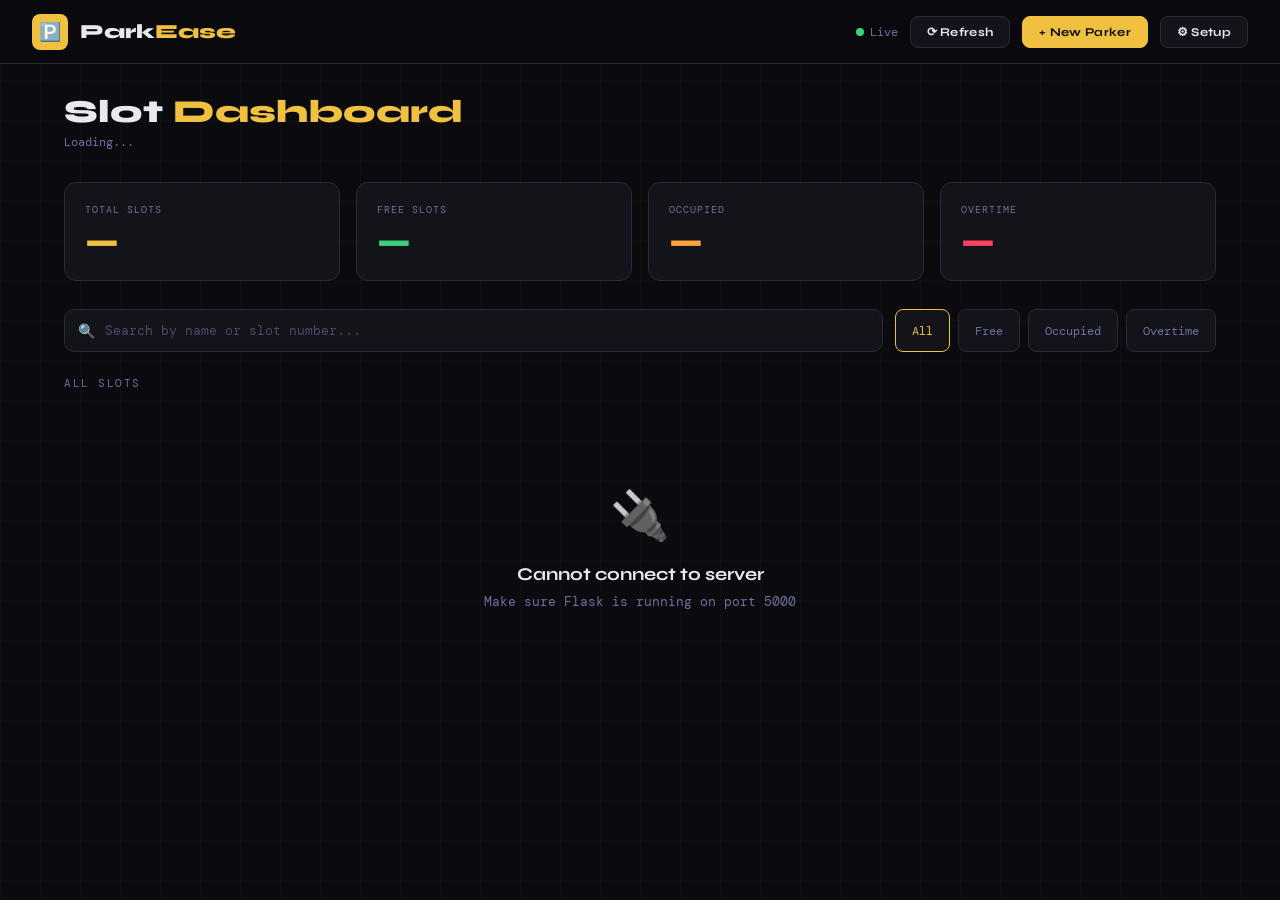
<file: vibe-coded/parking-manager/dashboard.html>
<!DOCTYPE html>
<html lang="en">
<head>
  <meta charset="UTF-8" />
  <meta name="viewport" content="width=device-width, initial-scale=1.0"/>
  <title>ParkEase — Dashboard</title>
  <link href="https://fonts.googleapis.com/css2?family=Syne:wght@400;600;700;800&family=DM+Mono:wght@300;400;500&display=swap" rel="stylesheet"/>
  <style>
    *, *::before, *::after { box-sizing: border-box; margin: 0; padding: 0; }

    :root {
      --bg:       #0a0a0f;
      --surface:  #13131a;
      --border:   #2a2a3a;
      --accent:   #f0c040;
      --accent2:  #ff6b35;
      --text:     #e8e8f0;
      --muted:    #7070a0;
      --success:  #40d080;
      --danger:   #ff4060;
      --warning:  #ff9f40;
      --radius:   12px;
    }

    body {
      background: var(--bg);
      color: var(--text);
      font-family: 'DM Mono', monospace;
      min-height: 100vh;
    }

    body::before {
      content: '';
      position: fixed; inset: 0;
      background-image:
        linear-gradient(rgba(240,192,64,0.03) 1px, transparent 1px),
        linear-gradient(90deg, rgba(240,192,64,0.03) 1px, transparent 1px);
      background-size: 40px 40px;
      pointer-events: none; z-index: 0;
    }

    /* ── TOPBAR ── */
    .topbar {
      position: sticky; top: 0; z-index: 100;
      background: rgba(10,10,15,0.92);
      backdrop-filter: blur(12px);
      border-bottom: 1px solid var(--border);
      padding: 0 32px;
      display: flex; align-items: center; justify-content: space-between;
      height: 64px;
    }

    .logo-row { display: flex; align-items: center; gap: 12px; }
    .logo-icon { width: 36px; height: 36px; background: var(--accent); border-radius: 8px; display: grid; place-items: center; font-size: 18px; }
    .logo-text { font-family: 'Syne', sans-serif; font-size: 20px; font-weight: 800; }
    .logo-text span { color: var(--accent); }

    .topbar-right { display: flex; align-items: center; gap: 12px; }

    .btn-sm {
      padding: 8px 16px;
      border-radius: 8px;
      font-family: 'Syne', sans-serif;
      font-weight: 700;
      font-size: 12px;
      cursor: pointer;
      border: 1px solid var(--border);
      background: var(--surface);
      color: var(--text);
      text-decoration: none;
      transition: all 0.2s;
      letter-spacing: 0.3px;
    }

    .btn-sm:hover { border-color: var(--accent); color: var(--accent); }
    .btn-sm.primary { background: var(--accent); color: var(--bg); border-color: var(--accent); }
    .btn-sm.primary:hover { background: #f5d060; color: var(--bg); }

    .refresh-btn { cursor: pointer; }

    /* ── MAIN LAYOUT ── */
    .main {
      position: relative; z-index: 1;
      max-width: 1200px;
      margin: 0 auto;
      padding: 32px 24px;
    }

    /* ── PAGE TITLE ── */
    .page-header {
      display: flex; align-items: flex-end; justify-content: space-between;
      margin-bottom: 32px;
      animation: fadeDown 0.5s ease both;
    }

    .page-title {
      font-family: 'Syne', sans-serif;
      font-size: 32px; font-weight: 800;
      line-height: 1;
    }

    .page-title span { color: var(--accent); }
    .page-subtitle { font-size: 12px; color: var(--muted); margin-top: 6px; }

    /* ── STATS ROW ── */
    .stats-row {
      display: grid;
      grid-template-columns: repeat(4, 1fr);
      gap: 16px;
      margin-bottom: 28px;
      animation: fadeUp 0.5s 0.1s ease both;
    }

    .stat-card {
      background: var(--surface);
      border: 1px solid var(--border);
      border-radius: var(--radius);
      padding: 20px;
      transition: border-color 0.2s;
    }

    .stat-card:hover { border-color: var(--accent); }

    .stat-label {
      font-size: 10px;
      text-transform: uppercase;
      letter-spacing: 1px;
      color: var(--muted);
      margin-bottom: 8px;
    }

    .stat-value {
      font-family: 'Syne', sans-serif;
      font-size: 36px;
      font-weight: 800;
      line-height: 1;
    }

    .stat-value.green  { color: var(--success); }
    .stat-value.yellow { color: var(--accent); }
    .stat-value.red    { color: var(--danger); }
    .stat-value.orange { color: var(--warning); }

    /* ── SEARCH BAR ── */
    .search-row {
      display: flex; gap: 12px;
      margin-bottom: 24px;
      animation: fadeUp 0.5s 0.2s ease both;
    }

    .search-wrap {
      flex: 1; position: relative;
    }

    .search-icon {
      position: absolute; left: 14px; top: 50%;
      transform: translateY(-50%);
      color: var(--muted); font-size: 14px;
      pointer-events: none;
    }

    .search-input {
      width: 100%;
      background: var(--surface);
      border: 1px solid var(--border);
      border-radius: 10px;
      padding: 12px 14px 12px 40px;
      color: var(--text);
      font-family: 'DM Mono', monospace;
      font-size: 13px;
      outline: none;
      transition: border-color 0.2s, box-shadow 0.2s;
    }

    .search-input:focus {
      border-color: var(--accent);
      box-shadow: 0 0 0 3px rgba(240,192,64,0.1);
    }

    .search-input::placeholder { color: var(--muted); opacity: 0.6; }

    .filter-btns { display: flex; gap: 8px; }

    .filter-btn {
      padding: 10px 16px;
      border-radius: 8px;
      border: 1px solid var(--border);
      background: var(--surface);
      color: var(--muted);
      font-family: 'DM Mono', monospace;
      font-size: 12px;
      cursor: pointer;
      transition: all 0.2s;
      white-space: nowrap;
    }

    .filter-btn.active, .filter-btn:hover {
      border-color: var(--accent);
      color: var(--accent);
    }

    /* ── SLOTS GRID ── */
    .slots-section {
      animation: fadeUp 0.5s 0.3s ease both;
    }

    .section-label {
      font-size: 11px;
      text-transform: uppercase;
      letter-spacing: 1.5px;
      color: var(--muted);
      margin-bottom: 14px;
    }

    .slots-grid {
      display: grid;
      grid-template-columns: repeat(auto-fill, minmax(220px, 1fr));
      gap: 14px;
    }

    /* ── SLOT CARD ── */
    .slot-card {
      background: var(--surface);
      border: 1px solid var(--border);
      border-radius: var(--radius);
      padding: 18px;
      transition: all 0.25s;
      cursor: pointer;
      position: relative;
      overflow: hidden;
      animation: popIn 0.3s ease both;
    }

    .slot-card::before {
      content: '';
      position: absolute; top: 0; left: 0; right: 0;
      height: 3px;
      background: var(--border);
      transition: background 0.3s;
    }

    .slot-card.free::before    { background: var(--success); }
    .slot-card.occupied::before { background: var(--accent2); }
    .slot-card.overtime::before { background: var(--danger); }

    .slot-card:hover {
      border-color: var(--accent);
      transform: translateY(-2px);
      box-shadow: 0 8px 24px rgba(0,0,0,0.3);
    }

    .slot-top {
      display: flex; justify-content: space-between; align-items: flex-start;
      margin-bottom: 14px;
    }

    .slot-number {
      font-family: 'Syne', sans-serif;
      font-size: 22px; font-weight: 800;
      color: var(--text);
    }

    .slot-badges { display: flex; flex-direction: column; align-items: flex-end; gap: 4px; }

    .badge {
      font-size: 9px;
      font-weight: 700;
      letter-spacing: 0.8px;
      text-transform: uppercase;
      padding: 3px 8px;
      border-radius: 4px;
    }

    .badge.free     { background: rgba(64,208,128,0.15); color: var(--success); }
    .badge.occupied { background: rgba(255,107,53,0.15);  color: var(--accent2); }
    .badge.overtime { background: rgba(255,64,96,0.15);   color: var(--danger); }
    .badge.priority { background: rgba(240,192,64,0.15);  color: var(--accent); }
    .badge.unpaid   { background: rgba(255,64,96,0.15);   color: var(--danger); }
    .badge.paid     { background: rgba(64,208,128,0.15);  color: var(--success); }

    .slot-status-icon {
      font-size: 28px;
      margin-bottom: 8px;
    }

    .slot-info { font-size: 12px; color: var(--muted); line-height: 1.8; }
    .slot-info strong { color: var(--text); font-weight: 400; }

    .slot-time-bar {
      margin-top: 12px;
      height: 4px;
      background: var(--border);
      border-radius: 2px;
      overflow: hidden;
    }

    .slot-time-fill {
      height: 100%;
      border-radius: 2px;
      transition: width 1s linear;
    }

    .slot-time-fill.ok       { background: var(--success); }
    .slot-time-fill.warning  { background: var(--warning); }
    .slot-time-fill.overtime { background: var(--danger); }

    .slot-actions {
      display: flex; gap: 8px;
      margin-top: 14px;
    }

    .slot-btn {
      flex: 1; padding: 8px 0;
      border-radius: 6px;
      border: 1px solid var(--border);
      background: var(--bg);
      color: var(--muted);
      font-family: 'DM Mono', monospace;
      font-size: 11px;
      cursor: pointer;
      transition: all 0.2s;
      text-align: center;
    }

    .slot-btn:hover          { border-color: var(--accent); color: var(--accent); }
    .slot-btn.checkout-btn:hover { border-color: var(--accent2); color: var(--accent2); }
    .slot-btn.danger-btn:hover   { border-color: var(--danger); color: var(--danger); }

    /* ── MODAL ── */
    .modal-overlay {
      position: fixed; inset: 0;
      background: rgba(0,0,0,0.7);
      backdrop-filter: blur(4px);
      z-index: 200;
      display: none; place-items: center;
      animation: fadeIn 0.2s ease;
    }

    .modal-overlay.show { display: grid; }

    .modal {
      background: var(--surface);
      border: 1px solid var(--border);
      border-radius: 16px;
      padding: 32px;
      width: 90%; max-width: 440px;
      animation: slideUp 0.3s cubic-bezier(0.34, 1.56, 0.64, 1) both;
    }

    .modal-header {
      display: flex; justify-content: space-between; align-items: center;
      margin-bottom: 24px;
    }

    .modal-title {
      font-family: 'Syne', sans-serif;
      font-size: 18px; font-weight: 700;
    }

    .modal-close {
      width: 32px; height: 32px;
      border-radius: 8px;
      border: 1px solid var(--border);
      background: var(--bg);
      color: var(--muted);
      cursor: pointer;
      font-size: 16px;
      display: grid; place-items: center;
      transition: all 0.2s;
    }

    .modal-close:hover { border-color: var(--danger); color: var(--danger); }

    .bill-row {
      display: flex; justify-content: space-between;
      padding: 10px 0;
      border-bottom: 1px solid var(--border);
      font-size: 13px;
    }

    .bill-row:last-of-type { border-bottom: none; }
    .bill-row .label { color: var(--muted); }
    .bill-row .value { color: var(--text); font-weight: 500; }
    .bill-row.total .label { color: var(--text); font-family: 'Syne', sans-serif; font-weight: 700; }
    .bill-row.total .value { color: var(--accent); font-family: 'Syne', sans-serif; font-size: 20px; font-weight: 800; }
    .bill-row.fine .value  { color: var(--danger); }

    .modal-actions { display: flex; gap: 10px; margin-top: 24px; }

    .modal-btn {
      flex: 1; padding: 12px;
      border-radius: 8px;
      font-family: 'Syne', sans-serif;
      font-weight: 700; font-size: 13px;
      cursor: pointer;
      border: 1px solid var(--border);
      transition: all 0.2s;
    }

    .modal-btn.paid-btn {
      background: var(--success); color: var(--bg); border-color: var(--success);
    }

    .modal-btn.unpaid-btn {
      background: var(--bg); color: var(--danger); border-color: var(--danger);
    }

    .modal-btn:hover { opacity: 0.85; transform: translateY(-1px); }

    /* ── EMPTY STATE ── */
    .empty-state {
      text-align: center;
      padding: 80px 20px;
      color: var(--muted);
    }

    .empty-state .icon { font-size: 48px; margin-bottom: 16px; }
    .empty-state h3 { font-family: 'Syne', sans-serif; font-size: 18px; color: var(--text); margin-bottom: 8px; }
    .empty-state p  { font-size: 13px; }

    /* ── TOAST ── */
    .toast {
      position: fixed; bottom: 32px; right: 32px;
      background: var(--surface);
      border: 1px solid var(--border);
      border-radius: var(--radius);
      padding: 14px 18px;
      font-size: 13px;
      display: flex; align-items: center; gap: 10px;
      z-index: 999;
      transform: translateY(80px); opacity: 0;
      transition: all 0.3s cubic-bezier(0.34, 1.56, 0.64, 1);
      max-width: 300px;
    }

    .toast.show     { transform: translateY(0); opacity: 1; }
    .toast.success  { border-color: var(--success); }
    .toast.error    { border-color: var(--danger); }

    /* ── LIVE INDICATOR ── */
    .live-dot {
      width: 8px; height: 8px;
      background: var(--success);
      border-radius: 50%;
      display: inline-block;
      margin-right: 6px;
      animation: pulse 2s infinite;
    }

    @keyframes pulse {
      0%, 100% { opacity: 1; transform: scale(1); }
      50%       { opacity: 0.5; transform: scale(0.8); }
    }

    /* ── ANIMATIONS ── */
    @keyframes fadeDown { from { opacity:0; transform:translateY(-12px); } to { opacity:1; transform:translateY(0); } }
    @keyframes fadeUp   { from { opacity:0; transform:translateY(12px);  } to { opacity:1; transform:translateY(0); } }
    @keyframes fadeIn   { from { opacity:0; } to { opacity:1; } }
    @keyframes popIn    { from { opacity:0; transform:scale(0.95); } to { opacity:1; transform:scale(1); } }
    @keyframes slideUp  { from { opacity:0; transform:translateY(30px); } to { opacity:1; transform:translateY(0); } }

    /* ── RESPONSIVE ── */
    @media (max-width: 768px) {
      .stats-row { grid-template-columns: 1fr 1fr; }
      .topbar { padding: 0 16px; }
      .main { padding: 20px 16px; }
    }

    @media (max-width: 480px) {
      .stats-row { grid-template-columns: 1fr 1fr; }
      .filter-btns { display: none; }
    }
  </style>
</head>
<body>

<!-- TOP BAR -->
<nav class="topbar">
  <div class="logo-row">
    <div class="logo-icon">🅿️</div>
    <div class="logo-text">Park<span>Ease</span></div>
  </div>
  <div class="topbar-right">
    <span style="font-size:12px;color:var(--muted)">
      <span class="live-dot"></span>Live
    </span>
    <button class="btn-sm refresh-btn" onclick="loadDashboard()">⟳ Refresh</button>
    <a href="entry.html" class="btn-sm primary">+ New Parker</a>
    <a href="setup.html" class="btn-sm">⚙ Setup</a>
  </div>
</nav>

<!-- MAIN -->
<div class="main">

  <!-- PAGE HEADER -->
  <div class="page-header">
    <div>
      <div class="page-title">Slot <span>Dashboard</span></div>
      <div class="page-subtitle" id="lastUpdated">Loading...</div>
    </div>
  </div>

  <!-- STATS -->
  <div class="stats-row">
    <div class="stat-card">
      <div class="stat-label">Total Slots</div>
      <div class="stat-value yellow" id="statTotal">—</div>
    </div>
    <div class="stat-card">
      <div class="stat-label">Free Slots</div>
      <div class="stat-value green" id="statFree">—</div>
    </div>
    <div class="stat-card">
      <div class="stat-label">Occupied</div>
      <div class="stat-value orange" id="statOccupied">—</div>
    </div>
    <div class="stat-card">
      <div class="stat-label">Overtime</div>
      <div class="stat-value red" id="statOvertime">—</div>
    </div>
  </div>

  <!-- SEARCH + FILTER -->
  <div class="search-row">
    <div class="search-wrap">
      <span class="search-icon">🔍</span>
      <input
        type="text"
        class="search-input"
        id="searchInput"
        placeholder="Search by name or slot number..."
        oninput="handleSearch()"
      />
    </div>
    <div class="filter-btns">
      <button class="filter-btn active" data-filter="all"      onclick="setFilter('all',this)">All</button>
      <button class="filter-btn"        data-filter="free"     onclick="setFilter('free',this)">Free</button>
      <button class="filter-btn"        data-filter="occupied" onclick="setFilter('occupied',this)">Occupied</button>
      <button class="filter-btn"        data-filter="overtime" onclick="setFilter('overtime',this)">Overtime</button>
    </div>
  </div>

  <!-- SLOTS GRID -->
  <div class="slots-section">
    <div class="section-label" id="slotsLabel">All Slots</div>
    <div class="slots-grid" id="slotsGrid">
      <!-- Slots rendered by JS -->
    </div>
  </div>

</div>

<!-- CHECKOUT MODAL -->
<div class="modal-overlay" id="checkoutModal">
  <div class="modal">
    <div class="modal-header">
      <div class="modal-title">🚪 Checkout — Slot <span id="modalSlotNo"></span></div>
      <button class="modal-close" onclick="closeModal()">✕</button>
    </div>

    <div id="modalBillContent">
      <!-- Bill rows rendered by JS -->
    </div>

    <div class="modal-actions">
      <button class="modal-btn paid-btn"   onclick="confirmCheckout('paid')">✅ Mark Paid & Free Slot</button>
      <button class="modal-btn unpaid-btn" onclick="confirmCheckout('unpaid')">⚠ Free Without Payment</button>
    </div>
  </div>
</div>

<!-- TOAST -->
<div class="toast" id="toast">
  <span id="toastIcon"></span>
  <span id="toastMsg"></span>
</div>

<script>
  // ============================================================
  // STATE
  // ============================================================
  let allSlots    = []       // Full dashboard data from API
  let currentFilter = 'all' // Current filter: all / free / occupied / overtime
  let checkoutSlot  = null  // Which slot is being checked out

  // ============================================================
  // LOAD DASHBOARD FROM FLASK API
  // ============================================================
  async function loadDashboard() {
    try {
      const res  = await fetch('http://localhost:5000/api/dashboard')
      const data = await res.json()

      if (!data.success) {
        showToast('error', '❌', data.message)
        return
      }

      allSlots = data.dashboard
      renderStats()
      renderSlots()

      const now = new Date()
      document.getElementById('lastUpdated').textContent =
        `Last updated: ${now.toLocaleTimeString()}`

    } catch (err) {
      document.getElementById('slotsGrid').innerHTML = `
        <div class="empty-state" style="grid-column:1/-1">
          <div class="icon">🔌</div>
          <h3>Cannot connect to server</h3>
          <p>Make sure Flask is running on port 5000</p>
        </div>`
    }
  }

  // ============================================================
  // RENDER STATS ROW
  // ============================================================
  function renderStats() {
    const total    = allSlots.length
    const free     = allSlots.filter(s => s.status === 'free').length
    const occupied = allSlots.filter(s => s.status === 'occupied').length
    const overtime = allSlots.filter(s =>
      s.status === 'occupied' && s.time_info?.is_overtime
    ).length

    document.getElementById('statTotal').textContent    = total
    document.getElementById('statFree').textContent     = free
    document.getElementById('statOccupied').textContent = occupied
    document.getElementById('statOvertime').textContent = overtime
  }

  // ============================================================
  // RENDER SLOTS GRID
  // ============================================================
  function renderSlots(slots = null) {
    const grid = document.getElementById('slotsGrid')
    const data = slots || getFilteredSlots()

    if (data.length === 0) {
      grid.innerHTML = `
        <div class="empty-state" style="grid-column:1/-1">
          <div class="icon">🔍</div>
          <h3>No slots found</h3>
          <p>Try a different filter or search term</p>
        </div>`
      return
    }

    grid.innerHTML = data.map(slot => buildSlotCard(slot)).join('')
  }

  // ============================================================
  // BUILD A SINGLE SLOT CARD HTML
  // ============================================================
  function buildSlotCard(slot) {
    const isPriority = slot.is_priority
    const isFree     = slot.status === 'free'
    const isOvertime = slot.status === 'occupied' && slot.time_info?.is_overtime

    // Determine card class
    const cardClass = isOvertime ? 'overtime' : slot.status

    // Status badge
    const statusBadge = isFree
      ? `<span class="badge free">FREE</span>`
      : isOvertime
        ? `<span class="badge overtime">OVERTIME</span>`
        : `<span class="badge occupied">OCCUPIED</span>`

    const priorityBadge = isPriority
      ? `<span class="badge priority">⭐ PRIORITY</span>`
      : ''

    // Icon
    const icon = isFree ? '🟢' : isOvertime ? '🔴' : '🟠'

    // Content for occupied slots
    let occupiedContent = ''
    let actionsHtml = ''

    if (!isFree) {
      const p        = slot.parker
      const ti       = slot.time_info
      const elapsed  = ti.elapsed_minutes
      const booked   = ti.duration_booked
      const progress = Math.min((elapsed / booked) * 100, 100)

      // Progress bar color
      const fillClass = isOvertime ? 'overtime' : progress > 75 ? 'warning' : 'ok'

      // Build info lines from whatever fields are available
      const infoLines = []
      if (p.name)           infoLines.push(`<div>👤 <strong>${p.name}</strong></div>`)
      if (p.contact)        infoLines.push(`<div>📞 <strong>${p.contact}</strong></div>`)
      if (p.vehicle_number) infoLines.push(`<div>🚗 <strong>${p.vehicle_number}</strong></div>`)
      infoLines.push(`<div>⏱ <strong>${elapsed} / ${booked} mins</strong></div>`)
      if (isOvertime)
        infoLines.push(`<div style="color:var(--danger)">⚠ +${ti.overtime_minutes} mins over</div>`)

      const payBadge = p.payment_status === 'paid'
        ? `<span class="badge paid">PAID</span>`
        : `<span class="badge unpaid">UNPAID</span>`

      occupiedContent = `
        <div class="slot-info">${infoLines.join('')}</div>
        <div class="slot-time-bar">
          <div class="slot-time-fill ${fillClass}" style="width:${progress}%"></div>
        </div>
        <div style="margin-top:8px">${payBadge}</div>
      `

      actionsHtml = `
        <div class="slot-actions">
          <button class="slot-btn checkout-btn" onclick="openCheckout(${slot.slot_no})">Checkout</button>
          <button class="slot-btn" onclick="togglePayment(${slot.slot_no}, '${p.payment_status}')">
            ${p.payment_status === 'paid' ? 'Mark Unpaid' : 'Mark Paid'}
          </button>
        </div>
      `
    }

    return `
      <div class="slot-card ${cardClass}" id="slot-card-${slot.slot_no}">
        <div class="slot-top">
          <div class="slot-number">#${slot.slot_no}</div>
          <div class="slot-badges">
            ${statusBadge}
            ${priorityBadge}
          </div>
        </div>
        <div class="slot-status-icon">${icon}</div>
        ${occupiedContent}
        ${actionsHtml}
      </div>
    `
  }

  // ============================================================
  // FILTER
  // ============================================================
  function getFilteredSlots() {
    return allSlots.filter(slot => {
      if (currentFilter === 'all')      return true
      if (currentFilter === 'free')     return slot.status === 'free'
      if (currentFilter === 'occupied') return slot.status === 'occupied'
      if (currentFilter === 'overtime') return slot.status === 'occupied' && slot.time_info?.is_overtime
      return true
    })
  }

  function setFilter(filter, btn) {
    currentFilter = filter
    document.querySelectorAll('.filter-btn').forEach(b => b.classList.remove('active'))
    btn.classList.add('active')

    const labels = { all: 'All Slots', free: 'Free Slots', occupied: 'Occupied Slots', overtime: 'Overtime Slots' }
    document.getElementById('slotsLabel').textContent = labels[filter]
    renderSlots()
  }

  // ============================================================
  // SEARCH — calls API search endpoint
  // ============================================================
  let searchTimer = null

  async function handleSearch() {
    const query = document.getElementById('searchInput').value.trim()

    // If empty, show normal filtered view
    if (!query) { renderSlots(); return }

    // Debounce — wait 300ms after user stops typing
    clearTimeout(searchTimer)
    searchTimer = setTimeout(async () => {
      try {
        const res  = await fetch(`http://localhost:5000/api/search?query=${encodeURIComponent(query)}`)
        const data = await res.json()

        if (data.success) {
          // Map search results to same format as dashboard
          const matched = data.results.map(r => {
            const full = allSlots.find(s => s.slot_no === r.slot_no)
            return full || r
          })
          renderSlots(matched)
        } else {
          renderSlots([])
        }
      } catch (err) {
        showToast('error', '❌', 'Search failed!')
      }
    }, 300)
  }

  // ============================================================
  // CHECKOUT MODAL — open
  // ============================================================
  async function openCheckout(slotNo) {
    checkoutSlot = slotNo
    document.getElementById('modalSlotNo').textContent = slotNo

    try {
      const res  = await fetch(`http://localhost:5000/api/checkout/${slotNo}`)
      const data = await res.json()

      if (!data.success) { showToast('error', '❌', data.message); return }

      const ti = data.time_info
      const p  = data.parker

      // Build bill rows
      document.getElementById('modalBillContent').innerHTML = `
        <div class="bill-row">
          <span class="label">Parker</span>
          <span class="value">${p.name || 'N/A'}</span>
        </div>
        <div class="bill-row">
          <span class="label">Entry Time</span>
          <span class="value">${ti.entry_time}</span>
        </div>
        <div class="bill-row">
          <span class="label">Time Parked</span>
          <span class="value">${ti.elapsed_minutes} mins</span>
        </div>
        <div class="bill-row">
          <span class="label">Booked Duration</span>
          <span class="value">${ti.duration_booked} mins</span>
        </div>
        <div class="bill-row">
          <span class="label">Parking Charge</span>
          <span class="value">₹${ti.parking_bill}</span>
        </div>
        ${ti.is_overtime ? `
        <div class="bill-row fine">
          <span class="label">⚠ Overtime Fine (${ti.overtime_minutes} mins)</span>
          <span class="value">₹${ti.fine}</span>
        </div>` : ''}
        <div class="bill-row total">
          <span class="label">Total Amount</span>
          <span class="value">₹${ti.total_amount}</span>
        </div>
      `

      document.getElementById('checkoutModal').classList.add('show')

    } catch (err) {
      showToast('error', '❌', 'Could not fetch checkout details!')
    }
  }

  function closeModal() {
    document.getElementById('checkoutModal').classList.remove('show')
    checkoutSlot = null
  }

  // ============================================================
  // CHECKOUT MODAL — confirm (free the slot)
  // ============================================================
  async function confirmCheckout(paymentStatus) {
    if (!checkoutSlot) return

    try {
      const res  = await fetch(`http://localhost:5000/api/free/${checkoutSlot}`, {
        method: 'POST',
        headers: { 'Content-Type': 'application/json' },
        body: JSON.stringify({ payment_status: paymentStatus })
      })
      const data = await res.json()

      if (data.success) {
        showToast('success', '✅', `Slot ${checkoutSlot} is now free!`)
        closeModal()
        loadDashboard()   // Refresh dashboard
      } else {
        showToast('error', '❌', data.message)
      }
    } catch (err) {
      showToast('error', '❌', 'Checkout failed!')
    }
  }

  // ============================================================
  // TOGGLE PAYMENT STATUS
  // ============================================================
  async function togglePayment(slotNo, currentStatus) {
    const newStatus = currentStatus === 'paid' ? 'unpaid' : 'paid'

    try {
      const res  = await fetch(`http://localhost:5000/api/payment/${slotNo}`, {
        method: 'POST',
        headers: { 'Content-Type': 'application/json' },
        body: JSON.stringify({ payment_status: newStatus })
      })
      const data = await res.json()

      if (data.success) {
        showToast('success', '✅', `Payment marked as ${newStatus}!`)
        loadDashboard()
      } else {
        showToast('error', '❌', data.message)
      }
    } catch (err) {
      showToast('error', '❌', 'Payment update failed!')
    }
  }

  // ============================================================
  // TOAST
  // ============================================================
  function showToast(type, icon, msg) {
    const toast = document.getElementById('toast')
    document.getElementById('toastIcon').textContent = icon
    document.getElementById('toastMsg').textContent  = msg
    toast.className = `toast ${type} show`
    setTimeout(() => toast.classList.remove('show'), 3000)
  }

  // ============================================================
  // CLOSE MODAL ON OVERLAY CLICK
  // ============================================================
  document.getElementById('checkoutModal').addEventListener('click', function(e) {
    if (e.target === this) closeModal()
  })

  // ============================================================
  // AUTO REFRESH every 30 seconds (live feel)
  // ============================================================
  loadDashboard()
  setInterval(loadDashboard, 30000)
</script>

</body>
</html>
</file>
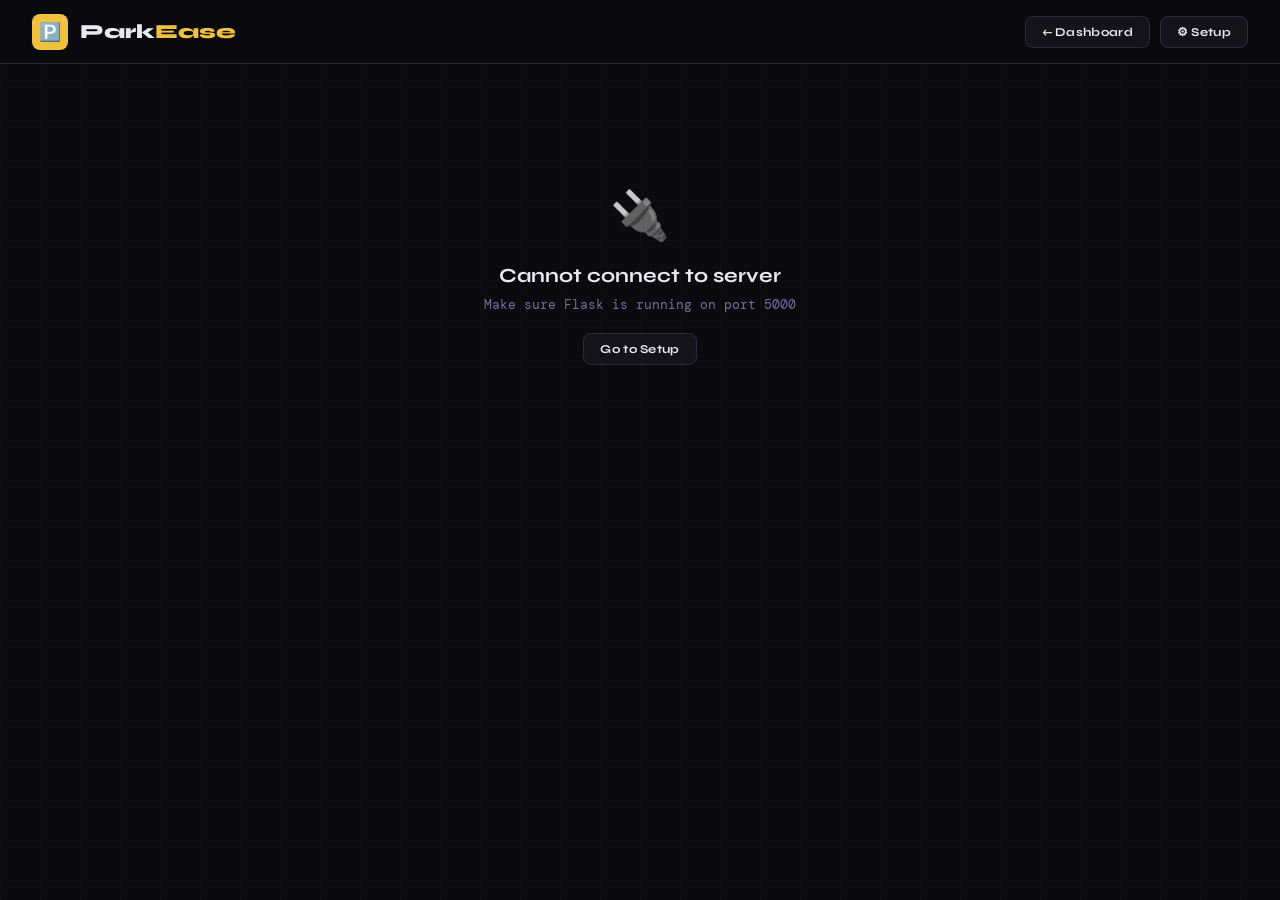
<file: vibe-coded/parking-manager/entry.html>
<!DOCTYPE html>
<html lang="en">
<head>
  <meta charset="UTF-8" />
  <meta name="viewport" content="width=device-width, initial-scale=1.0"/>
  <title>ParkEase — New Parker Entry</title>
  <link href="https://fonts.googleapis.com/css2?family=Syne:wght@400;600;700;800&family=DM+Mono:wght@300;400;500&display=swap" rel="stylesheet"/>
  <style>
    *, *::before, *::after { box-sizing: border-box; margin: 0; padding: 0; }

    :root {
      --bg:      #0a0a0f;
      --surface: #13131a;
      --border:  #2a2a3a;
      --accent:  #f0c040;
      --text:    #e8e8f0;
      --muted:   #7070a0;
      --success: #40d080;
      --danger:  #ff4060;
      --warning: #ff9f40;
      --radius:  12px;
    }

    body {
      background: var(--bg);
      color: var(--text);
      font-family: 'DM Mono', monospace;
      min-height: 100vh;
    }

    body::before {
      content: '';
      position: fixed; inset: 0;
      background-image:
        linear-gradient(rgba(240,192,64,0.03) 1px, transparent 1px),
        linear-gradient(90deg, rgba(240,192,64,0.03) 1px, transparent 1px);
      background-size: 40px 40px;
      pointer-events: none; z-index: 0;
    }

    /* ── TOPBAR ── */
    .topbar {
      position: sticky; top: 0; z-index: 100;
      background: rgba(10,10,15,0.92);
      backdrop-filter: blur(12px);
      border-bottom: 1px solid var(--border);
      padding: 0 32px;
      display: flex; align-items: center; justify-content: space-between;
      height: 64px;
    }

    .logo-row  { display: flex; align-items: center; gap: 12px; }
    .logo-icon { width: 36px; height: 36px; background: var(--accent); border-radius: 8px; display: grid; place-items: center; font-size: 18px; }
    .logo-text { font-family: 'Syne', sans-serif; font-size: 20px; font-weight: 800; }
    .logo-text span { color: var(--accent); }

    .topbar-right { display: flex; gap: 10px; }

    .btn-sm {
      padding: 8px 16px; border-radius: 8px;
      font-family: 'Syne', sans-serif; font-weight: 700; font-size: 12px;
      cursor: pointer; border: 1px solid var(--border);
      background: var(--surface); color: var(--text);
      text-decoration: none; transition: all 0.2s; letter-spacing: 0.3px;
    }
    .btn-sm:hover { border-color: var(--accent); color: var(--accent); }

    /* ── LAYOUT ── */
    .main {
      position: relative; z-index: 1;
      max-width: 680px; margin: 0 auto;
      padding: 40px 24px 80px;
    }

    /* ── PAGE HEADER ── */
    .page-header {
      margin-bottom: 36px;
      animation: fadeDown 0.5s ease both;
    }

    .page-title {
      font-family: 'Syne', sans-serif;
      font-size: 30px; font-weight: 800; line-height: 1;
    }

    .page-title span { color: var(--accent); }
    .page-subtitle { font-size: 12px; color: var(--muted); margin-top: 8px; }

    /* ── SLOT PREVIEW BANNER ── */
    .slot-preview {
      background: var(--surface);
      border: 1px solid var(--border);
      border-radius: var(--radius);
      padding: 20px 24px;
      margin-bottom: 24px;
      display: flex; align-items: center; gap: 20px;
      animation: fadeUp 0.5s 0.05s ease both;
      transition: border-color 0.3s;
    }

    .slot-preview.has-slot { border-color: var(--success); }
    .slot-preview.full     { border-color: var(--danger); }

    .slot-icon {
      font-size: 36px;
      flex-shrink: 0;
    }

    .slot-preview-text h3 {
      font-family: 'Syne', sans-serif;
      font-size: 15px; font-weight: 700;
      margin-bottom: 4px;
    }

    .slot-preview-text p {
      font-size: 12px; color: var(--muted);
    }

    .slot-badge-row { display: flex; gap: 8px; margin-top: 8px; flex-wrap: wrap; }

    .mini-badge {
      font-size: 10px; font-weight: 700;
      padding: 3px 8px; border-radius: 4px;
      letter-spacing: 0.5px; text-transform: uppercase;
    }

    .mini-badge.green  { background: rgba(64,208,128,0.15); color: var(--success); }
    .mini-badge.yellow { background: rgba(240,192,64,0.15);  color: var(--accent); }
    .mini-badge.red    { background: rgba(255,64,96,0.15);   color: var(--danger); }

    /* ── FORM CARD ── */
    .card {
      background: var(--surface);
      border: 1px solid var(--border);
      border-radius: var(--radius);
      padding: 28px 32px;
      margin-bottom: 16px;
      animation: fadeUp 0.5s ease both;
    }

    .card:nth-child(1) { animation-delay: 0.1s; }
    .card:nth-child(2) { animation-delay: 0.2s; }
    .card:nth-child(3) { animation-delay: 0.3s; }

    .card-header {
      display: flex; align-items: center; gap: 12px;
      margin-bottom: 22px;
    }

    .card-num {
      width: 26px; height: 26px;
      background: var(--accent); color: var(--bg);
      border-radius: 6px; display: grid; place-items: center;
      font-family: 'Syne', sans-serif; font-weight: 800; font-size: 12px;
      flex-shrink: 0;
    }

    .card-title { font-family: 'Syne', sans-serif; font-weight: 700; font-size: 15px; }
    .card-desc  { font-size: 11px; color: var(--muted); margin-top: 2px; }

    /* ── FORM FIELDS ── */
    .form-grid {
      display: grid;
      grid-template-columns: 1fr 1fr;
      gap: 16px;
    }

    .form-grid.single { grid-template-columns: 1fr; }

    .form-group { display: flex; flex-direction: column; gap: 8px; }

    label {
      font-size: 11px; font-weight: 500;
      letter-spacing: 0.8px; text-transform: uppercase;
      color: var(--muted);
    }

    input[type="text"],
    input[type="number"],
    input[type="tel"],
    input[type="email"] {
      background: var(--bg);
      border: 1px solid var(--border);
      border-radius: 8px;
      padding: 12px 14px;
      color: var(--text);
      font-family: 'DM Mono', monospace;
      font-size: 14px;
      outline: none;
      transition: border-color 0.2s, box-shadow 0.2s;
      width: 100%;
    }

    input:focus {
      border-color: var(--accent);
      box-shadow: 0 0 0 3px rgba(240,192,64,0.1);
    }

    input::placeholder { color: var(--muted); opacity: 0.5; }
    .input-hint { font-size: 11px; color: var(--muted); }

    /* ── DURATION PICKER ── */
    .duration-wrap { position: relative; }

    .duration-presets {
      display: flex; gap: 8px;
      flex-wrap: wrap; margin-top: 10px;
    }

    .preset-btn {
      padding: 6px 14px;
      border-radius: 6px;
      border: 1px solid var(--border);
      background: var(--bg);
      color: var(--muted);
      font-family: 'DM Mono', monospace;
      font-size: 12px;
      cursor: pointer;
      transition: all 0.2s;
    }

    .preset-btn:hover,
    .preset-btn.active {
      border-color: var(--accent);
      color: var(--accent);
      background: rgba(240,192,64,0.08);
    }

    /* ── COST PREVIEW ── */
    .cost-preview {
      margin-top: 16px;
      padding: 16px;
      background: rgba(240,192,64,0.06);
      border: 1px solid rgba(240,192,64,0.15);
      border-radius: 8px;
      display: none;
    }

    .cost-preview.visible { display: block; }

    .cost-row {
      display: flex; justify-content: space-between;
      font-size: 12px; padding: 4px 0;
      color: var(--muted);
    }

    .cost-row span:last-child { color: var(--text); }
    .cost-row.total span { color: var(--accent); font-family: 'Syne', sans-serif; font-weight: 700; font-size: 14px; }

    /* ── SUBMIT ── */
    .btn-submit {
      width: 100%; padding: 16px;
      background: var(--accent); color: var(--bg);
      border: none; border-radius: var(--radius);
      font-family: 'Syne', sans-serif;
      font-weight: 800; font-size: 15px;
      cursor: pointer; margin-top: 8px;
      transition: all 0.2s;
      animation: fadeUp 0.5s 0.35s ease both;
    }

    .btn-submit:hover:not(:disabled) {
      background: #f5d060;
      transform: translateY(-1px);
      box-shadow: 0 8px 24px rgba(240,192,64,0.3);
    }

    .btn-submit:disabled {
      opacity: 0.4; cursor: not-allowed;
    }

    /* ── SUCCESS STATE ── */
    .success-overlay {
      display: none;
      position: fixed; inset: 0; z-index: 300;
      background: rgba(0,0,0,0.85);
      backdrop-filter: blur(8px);
      place-items: center;
    }

    .success-overlay.show { display: grid; }

    .success-card {
      background: var(--surface);
      border: 1px solid var(--success);
      border-radius: 20px;
      padding: 48px 40px;
      text-align: center;
      max-width: 380px; width: 90%;
      animation: popIn 0.4s cubic-bezier(0.34,1.56,0.64,1) both;
    }

    .success-icon { font-size: 56px; margin-bottom: 16px; }

    .success-card h2 {
      font-family: 'Syne', sans-serif;
      font-size: 22px; font-weight: 800;
      color: var(--success); margin-bottom: 8px;
    }

    .success-card p { font-size: 13px; color: var(--muted); margin-bottom: 6px; }

    .assigned-slot {
      font-family: 'Syne', sans-serif;
      font-size: 64px; font-weight: 800;
      color: var(--accent);
      line-height: 1; margin: 16px 0;
    }

    .success-actions { display: flex; gap: 10px; margin-top: 24px; }

    .success-btn {
      flex: 1; padding: 12px;
      border-radius: 8px; cursor: pointer;
      font-family: 'Syne', sans-serif;
      font-weight: 700; font-size: 13px;
      transition: all 0.2s;
      text-decoration: none;
      text-align: center;
    }

    .success-btn.primary {
      background: var(--accent); color: var(--bg); border: none;
    }

    .success-btn.secondary {
      background: var(--bg); color: var(--text);
      border: 1px solid var(--border);
    }

    .success-btn:hover { opacity: 0.85; transform: translateY(-1px); }

    /* ── NO SETUP STATE ── */
    .no-setup {
      text-align: center; padding: 80px 20px;
      animation: fadeUp 0.5s ease both;
    }

    .no-setup .icon { font-size: 48px; margin-bottom: 16px; }

    .no-setup h2 {
      font-family: 'Syne', sans-serif;
      font-size: 20px; color: var(--text); margin-bottom: 8px;
    }

    .no-setup p  { font-size: 13px; color: var(--muted); margin-bottom: 24px; }

    /* ── TOAST ── */
    .toast {
      position: fixed; bottom: 32px; right: 32px;
      background: var(--surface); border: 1px solid var(--border);
      border-radius: var(--radius); padding: 14px 18px;
      font-size: 13px; display: flex; align-items: center; gap: 10px;
      z-index: 999; transform: translateY(80px); opacity: 0;
      transition: all 0.3s cubic-bezier(0.34,1.56,0.64,1);
      max-width: 300px;
    }

    .toast.show    { transform: translateY(0); opacity: 1; }
    .toast.success { border-color: var(--success); }
    .toast.error   { border-color: var(--danger); }

    /* ── ANIMATIONS ── */
    @keyframes fadeDown { from { opacity:0; transform:translateY(-12px); } to { opacity:1; transform:translateY(0); } }
    @keyframes fadeUp   { from { opacity:0; transform:translateY(12px);  } to { opacity:1; transform:translateY(0); } }
    @keyframes popIn    { from { opacity:0; transform:scale(0.85); }       to { opacity:1; transform:scale(1); } }

    @media (max-width: 600px) {
      .form-grid { grid-template-columns: 1fr; }
      .card { padding: 20px; }
      .topbar { padding: 0 16px; }
    }
  </style>
</head>
<body>

<!-- TOPBAR -->
<nav class="topbar">
  <div class="logo-row">
    <div class="logo-icon">🅿️</div>
    <div class="logo-text">Park<span>Ease</span></div>
  </div>
  <div class="topbar-right">
    <a href="dashboard.html" class="btn-sm">← Dashboard</a>
    <a href="setup.html"     class="btn-sm">⚙ Setup</a>
  </div>
</nav>

<!-- MAIN -->
<div class="main" id="mainContent">

  <!-- Loading state -->
  <div style="text-align:center;padding:80px 20px;color:var(--muted)" id="loadingState">
    <div style="font-size:32px;margin-bottom:12px">⏳</div>
    <div>Loading setup...</div>
  </div>

</div>

<!-- SUCCESS OVERLAY -->
<div class="success-overlay" id="successOverlay">
  <div class="success-card">
    <div class="success-icon">🎉</div>
    <h2>Slot Assigned!</h2>
    <p>Parker has been assigned to slot</p>
    <div class="assigned-slot" id="assignedSlotNo">—</div>
    <p id="assignedSlotType" style="color:var(--accent);font-size:12px"></p>
    <div class="success-actions">
      <button class="success-btn secondary" onclick="addAnother()">+ Add Another</button>
      <a href="dashboard.html" class="success-btn primary">View Dashboard</a>
    </div>
  </div>
</div>

<!-- TOAST -->
<div class="toast" id="toast">
  <span id="toastIcon"></span>
  <span id="toastMsg"></span>
</div>

<script>
  // ============================================================
  // STATE
  // ============================================================
  let setupConfig    = null   // Fetched from /api/setup
  let selectedDuration = null // Currently selected duration in minutes
  let freeCount      = 0      // How many slots are free

  // ============================================================
  // ON PAGE LOAD — fetch setup config first
  // so we know which fields to show
  // ============================================================
  window.addEventListener('load', async () => {
    try {
      // Fetch setup config
      const setupRes  = await fetch('http://localhost:5000/api/setup')
      const setupData = await setupRes.json()

      // Also fetch dashboard to know free slot count
      const dashRes   = await fetch('http://localhost:5000/api/dashboard')
      const dashData  = await dashRes.json()

      if (!setupData.success) {
        showNoSetup()
        return
      }

      setupConfig = setupData

      if (dashData.success) {
        freeCount = dashData.dashboard.filter(s => s.status === 'free').length
      }

      buildForm()

    } catch (err) {
      document.getElementById('mainContent').innerHTML = `
        <div class="no-setup">
          <div class="icon">🔌</div>
          <h2>Cannot connect to server</h2>
          <p>Make sure Flask is running on port 5000</p>
          <a href="setup.html" class="btn-sm">Go to Setup</a>
        </div>`
    }
  })

  // ============================================================
  // SHOW NO SETUP STATE
  // ============================================================
  function showNoSetup() {
    document.getElementById('mainContent').innerHTML = `
      <div class="no-setup">
        <div class="icon">⚙️</div>
        <h2>Setup Not Done Yet</h2>
        <p>Please configure your parking lot first before adding parkers.</p>
        <a href="setup.html" class="btn-sm" style="display:inline-block;padding:12px 24px;background:var(--accent);color:var(--bg);border-radius:8px;font-family:Syne,sans-serif;font-weight:700;text-decoration:none;">
          Go to Setup →
        </a>
      </div>`
  }

  // ============================================================
  // BUILD FORM DYNAMICALLY
  // Based on fields_to_collect from setup config
  // ============================================================
  function buildForm() {
    const fields   = setupConfig.fields_to_collect   // e.g. ["name","contact"]
    const rate     = setupConfig.rate_per_5min
    const fine     = setupConfig.fine_per_10min
    const freeStat = freeCount > 0
      ? `<span class="mini-badge green">✅ ${freeCount} slots free</span>`
      : `<span class="mini-badge red">❌ Lot is full</span>`

    const priorityCount = setupConfig.priority_slots.length
    const priorityStat  = priorityCount > 0
      ? `<span class="mini-badge yellow">⭐ ${priorityCount} priority slots</span>`
      : ''

    // Build input fields HTML from manager's chosen fields
    // This is the key concept — dynamic form based on config!
    const fieldInputs = fields.map(field => {
      const config = fieldConfig(field)
      return `
        <div class="form-group">
          <label>${config.label}</label>
          <input
            type="${config.type}"
            id="field_${field}"
            placeholder="${config.placeholder}"
          />
        </div>`
    }).join('')

    // If no fields chosen by manager, show a message
    const fieldsSection = fields.length > 0
      ? `<div class="form-grid ${fields.length === 1 ? 'single' : ''}">${fieldInputs}</div>`
      : `<div style="font-size:13px;color:var(--muted);padding:12px 0">
           No extra details configured. Only duration will be collected.
         </div>`

    // Inject full form HTML
    document.getElementById('mainContent').innerHTML = `

      <!-- Page Header -->
      <div class="page-header">
        <div class="page-title">New <span>Parker</span> Entry</div>
        <div class="page-subtitle">// fill in details to assign a slot</div>
      </div>

      <!-- Slot availability banner -->
      <div class="slot-preview ${freeCount > 0 ? 'has-slot' : 'full'}">
        <div class="slot-icon">${freeCount > 0 ? '🟢' : '🔴'}</div>
        <div class="slot-preview-text">
          <h3>${freeCount > 0 ? 'Slots Available' : 'Parking Lot Full'}</h3>
          <p>${freeCount > 0 ? 'Best available slot will be auto-assigned' : 'No slots available right now'}</p>
          <div class="slot-badge-row">
            ${freeStat}
            ${priorityStat}
          </div>
        </div>
      </div>

      <!-- Card 1: Parker Details -->
      <div class="card">
        <div class="card-header">
          <div class="card-num">1</div>
          <div>
            <div class="card-title">Parker Details</div>
            <div class="card-desc">Information collected from the parker</div>
          </div>
        </div>
        ${fieldsSection}
      </div>

      <!-- Card 2: Duration -->
      <div class="card">
        <div class="card-header">
          <div class="card-num">2</div>
          <div>
            <div class="card-title">Parking Duration</div>
            <div class="card-desc">How long does the parker plan to stay?</div>
          </div>
        </div>

        <div class="form-group">
          <label>Duration (minutes)</label>
          <input
            type="number"
            id="durationInput"
            placeholder="Enter minutes e.g. 60"
            min="5" step="5"
            oninput="onDurationChange(this.value)"
          />
          <div class="input-hint">Minimum 5 minutes</div>
        </div>

        <!-- Quick presets -->
        <div class="duration-presets">
          <button class="preset-btn" onclick="setDuration(30)">30 min</button>
          <button class="preset-btn" onclick="setDuration(60)">1 hr</button>
          <button class="preset-btn" onclick="setDuration(90)">1.5 hr</button>
          <button class="preset-btn" onclick="setDuration(120)">2 hr</button>
          <button class="preset-btn" onclick="setDuration(180)">3 hr</button>
          <button class="preset-btn" onclick="setDuration(360)">6 hr</button>
        </div>

        <!-- Live cost preview -->
        <div class="cost-preview" id="costPreview">
          <div class="cost-row">
            <span>Duration</span>
            <span id="costDuration">—</span>
          </div>
          <div class="cost-row">
            <span>Rate</span>
            <span>₹${rate} per 5 mins</span>
          </div>
          <div class="cost-row total" style="margin-top:8px;padding-top:8px;border-top:1px solid var(--border)">
            <span>Estimated Cost</span>
            <span id="costTotal">—</span>
          </div>
          <div class="cost-row" style="margin-top:6px;font-size:11px">
            <span>Overtime fine</span>
            <span style="color:var(--warning)">₹${fine} per 10 mins if late</span>
          </div>
        </div>
      </div>

      <!-- Submit -->
      <button
        class="btn-submit"
        id="submitBtn"
        onclick="submitEntry()"
        ${freeCount === 0 ? 'disabled' : ''}
      >
        ${freeCount > 0 ? '🚗 Assign Slot' : '❌ Lot is Full'}
      </button>
    `
  }

  // ============================================================
  // FIELD CONFIG — label, type, placeholder for each field key
  // ============================================================
  function fieldConfig(field) {
    const map = {
      name:           { label: '👤 Name',           type: 'text',   placeholder: 'e.g. Rahul Kumar' },
      age:            { label: '🎂 Age',             type: 'number', placeholder: 'e.g. 28' },
      contact:        { label: '📞 Contact Number',  type: 'tel',    placeholder: 'e.g. 9876543210' },
      vehicle_number: { label: '🚗 Vehicle Number',  type: 'text',   placeholder: 'e.g. TN01AB1234' },
      email:          { label: '📧 Email',           type: 'email',  placeholder: 'e.g. rahul@email.com' },
    }
    // Fallback for any unknown field
    return map[field] || { label: field, type: 'text', placeholder: `Enter ${field}` }
  }

  // ============================================================
  // DURATION — preset buttons
  // ============================================================
  function setDuration(mins) {
    document.getElementById('durationInput').value = mins
    // Highlight active preset
    document.querySelectorAll('.preset-btn').forEach(b => {
      b.classList.toggle('active', parseInt(b.textContent) === mins ||
        b.textContent.includes(mins/60 + ' hr') ||
        b.onclick.toString().includes(`(${mins})`)
      )
    })
    // Simpler active highlight
    document.querySelectorAll('.preset-btn').forEach(b => b.classList.remove('active'))
    event.target.classList.add('active')

    onDurationChange(mins)
  }

  // ============================================================
  // DURATION CHANGE — update cost preview
  // ============================================================
  function onDurationChange(val) {
    const mins = parseInt(val)
    selectedDuration = mins

    const preview = document.getElementById('costPreview')
    if (!mins || mins < 5) { preview.classList.remove('visible'); return }

    const rate  = setupConfig.rate_per_5min
    const cost  = (mins / 5) * rate

    const hrs   = Math.floor(mins / 60)
    const rem   = mins % 60
    const label = hrs > 0
      ? `${hrs}h ${rem > 0 ? rem + 'm' : ''}`.trim()
      : `${mins} mins`

    document.getElementById('costDuration').textContent = label
    document.getElementById('costTotal').textContent    = `₹${cost.toFixed(2)}`
    preview.classList.add('visible')
  }

  // ============================================================
  // SUBMIT ENTRY — collect form data and call API
  // ============================================================
  async function submitEntry() {
    const duration = parseInt(document.getElementById('durationInput')?.value)

    // Validate duration
    if (!duration || duration < 5) {
      showToast('error', '⚠️', 'Please enter a valid duration (min 5 mins)!')
      return
    }

    // Collect all dynamic fields
    const parkerDetails = {}
    for (const field of setupConfig.fields_to_collect) {
      const el = document.getElementById(`field_${field}`)
      if (el) parkerDetails[field] = el.value.trim()
    }

    // Build payload
    const payload = {
      duration_minutes: duration,
      ...parkerDetails
    }

    // Disable button while waiting
    const btn = document.getElementById('submitBtn')
    btn.disabled = true
    btn.textContent = '⏳ Assigning...'

    try {
      const res  = await fetch('http://localhost:5000/api/assign', {
        method: 'POST',
        headers: { 'Content-Type': 'application/json' },
        body: JSON.stringify(payload)
      })

      const data = await res.json()

      if (data.success) {
        // Show success overlay with assigned slot number
        const isPriority = setupConfig.priority_slots.includes(data.slot_no)
        document.getElementById('assignedSlotNo').textContent   = `#${data.slot_no}`
        document.getElementById('assignedSlotType').textContent =
          isPriority ? '⭐ Priority Slot' : 'Standard Slot'

        document.getElementById('successOverlay').classList.add('show')
      } else {
        showToast('error', '❌', data.message || 'Could not assign slot!')
        btn.disabled = false
        btn.textContent = '🚗 Assign Slot'
      }

    } catch (err) {
      showToast('error', '🔌', 'Cannot connect to server!')
      btn.disabled = false
      btn.textContent = '🚗 Assign Slot'
    }
  }

  // ============================================================
  // ADD ANOTHER — reset form for next parker
  // ============================================================
  function addAnother() {
    document.getElementById('successOverlay').classList.remove('show')
    // Reload page to refresh slot count
    window.location.reload()
  }

  // ============================================================
  // TOAST
  // ============================================================
  function showToast(type, icon, msg) {
    const toast = document.getElementById('toast')
    document.getElementById('toastIcon').textContent = icon
    document.getElementById('toastMsg').textContent  = msg
    toast.className = `toast ${type} show`
    setTimeout(() => toast.classList.remove('show'), 3500)
  }
</script>

</body>
</html>
</file>
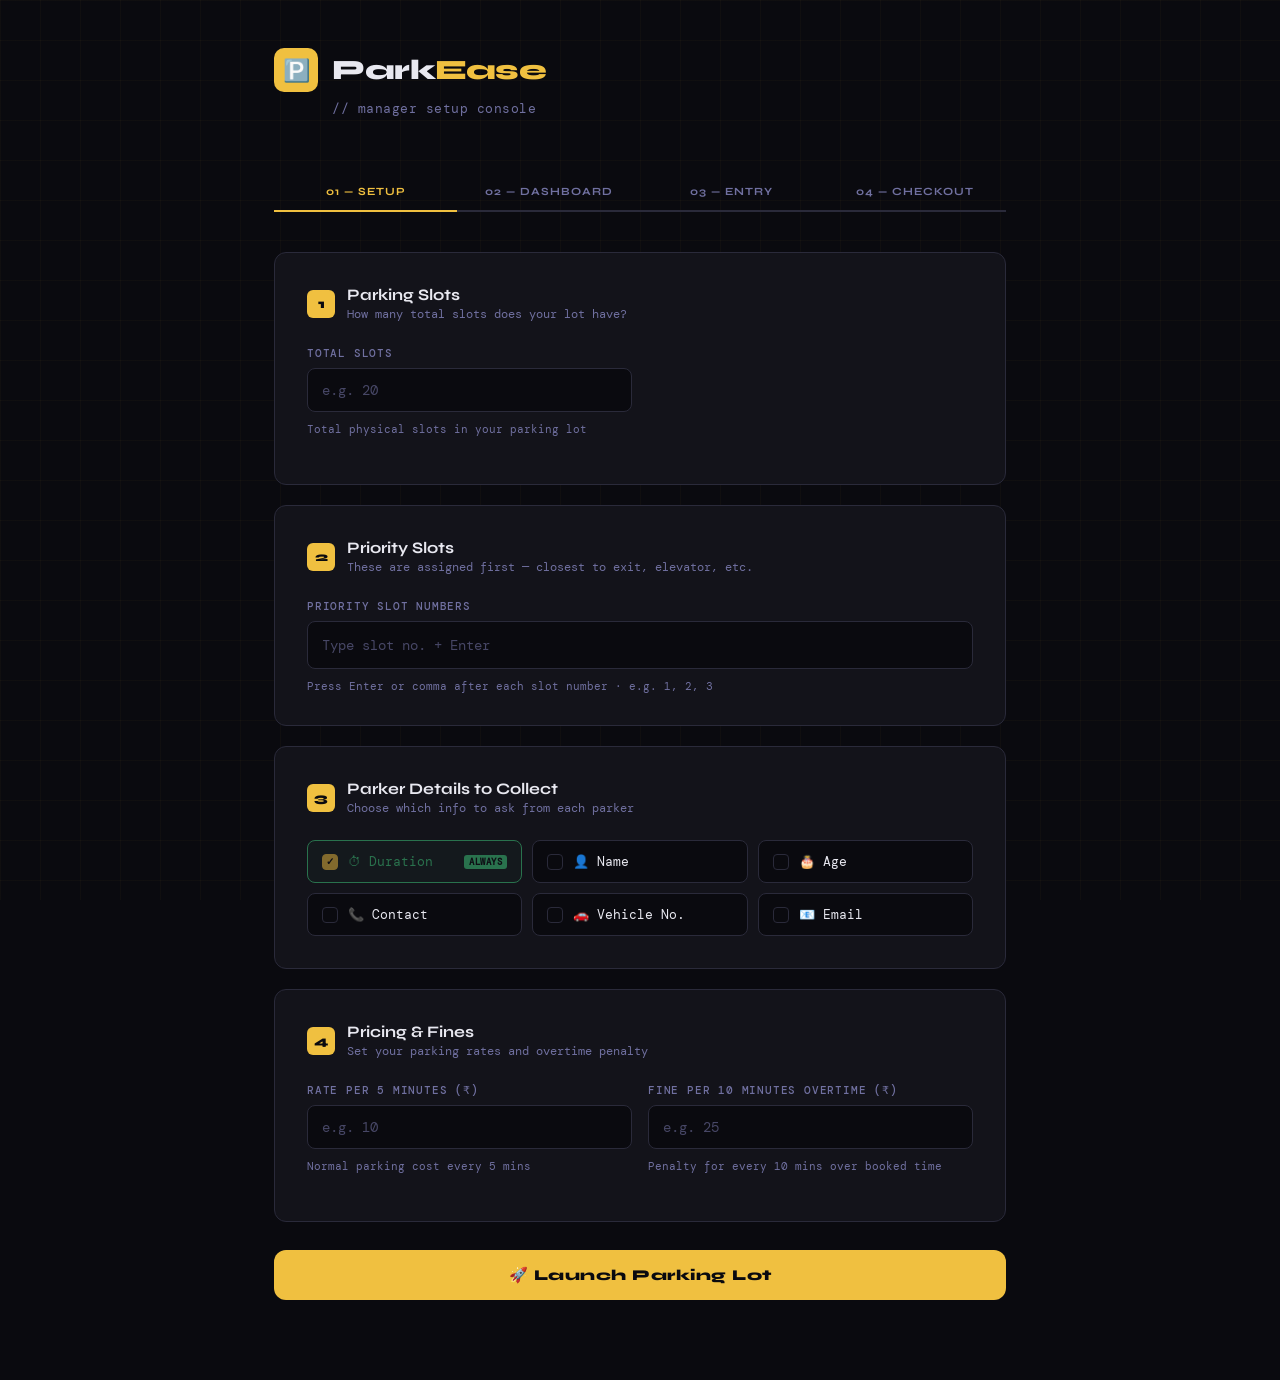
<file: vibe-coded/parking-manager/setup.html>
<!DOCTYPE html>
<html lang="en">
<head>
  <meta charset="UTF-8" />
  <meta name="viewport" content="width=device-width, initial-scale=1.0"/>
  <title>ParkEase — Manager Setup</title>
  <link href="https://fonts.googleapis.com/css2?family=Syne:wght@400;600;700;800&family=DM+Mono:wght@300;400;500&display=swap" rel="stylesheet"/>
  <style>
    /* ── RESET & VARIABLES ── */
    *, *::before, *::after { box-sizing: border-box; margin: 0; padding: 0; }

    :root {
      --bg:        #0a0a0f;
      --surface:   #13131a;
      --border:    #2a2a3a;
      --accent:    #f0c040;
      --accent2:   #ff6b35;
      --text:      #e8e8f0;
      --muted:     #7070a0;
      --success:   #40d080;
      --danger:    #ff4060;
      --radius:    12px;
    }

    html { scroll-behavior: smooth; }

    body {
      background: var(--bg);
      color: var(--text);
      font-family: 'DM Mono', monospace;
      min-height: 100vh;
      overflow-x: hidden;
    }

    /* ── BACKGROUND GRID ── */
    body::before {
      content: '';
      position: fixed;
      inset: 0;
      background-image:
        linear-gradient(rgba(240,192,64,0.03) 1px, transparent 1px),
        linear-gradient(90deg, rgba(240,192,64,0.03) 1px, transparent 1px);
      background-size: 40px 40px;
      pointer-events: none;
      z-index: 0;
    }

    /* ── LAYOUT ── */
    .container {
      position: relative;
      z-index: 1;
      max-width: 780px;
      margin: 0 auto;
      padding: 48px 24px 80px;
    }

    /* ── HEADER ── */
    header {
      margin-bottom: 56px;
      animation: fadeDown 0.6s ease both;
    }

    .logo-row {
      display: flex;
      align-items: center;
      gap: 14px;
      margin-bottom: 8px;
    }

    .logo-icon {
      width: 44px; height: 44px;
      background: var(--accent);
      border-radius: 10px;
      display: grid; place-items: center;
      font-size: 22px;
    }

    .logo-text {
      font-family: 'Syne', sans-serif;
      font-size: 28px;
      font-weight: 800;
      letter-spacing: -0.5px;
      color: var(--text);
    }

    .logo-text span { color: var(--accent); }

    .subtitle {
      color: var(--muted);
      font-size: 13px;
      margin-left: 58px;
      letter-spacing: 0.5px;
    }

    /* ── STEP INDICATOR ── */
    .steps {
      display: flex;
      gap: 0;
      margin-bottom: 40px;
      animation: fadeDown 0.6s 0.1s ease both;
    }

    .step {
      flex: 1;
      padding: 12px 0;
      text-align: center;
      font-size: 11px;
      font-family: 'Syne', sans-serif;
      font-weight: 700;
      letter-spacing: 1px;
      text-transform: uppercase;
      border-bottom: 2px solid var(--border);
      color: var(--muted);
      transition: all 0.3s;
    }

    .step.active {
      color: var(--accent);
      border-bottom-color: var(--accent);
    }

    .step.done {
      color: var(--success);
      border-bottom-color: var(--success);
    }

    /* ── CARDS ── */
    .card {
      background: var(--surface);
      border: 1px solid var(--border);
      border-radius: var(--radius);
      padding: 32px;
      margin-bottom: 20px;
      animation: fadeUp 0.5s ease both;
    }

    .card:nth-child(1) { animation-delay: 0.15s; }
    .card:nth-child(2) { animation-delay: 0.25s; }
    .card:nth-child(3) { animation-delay: 0.35s; }
    .card:nth-child(4) { animation-delay: 0.45s; }

    .card-header {
      display: flex;
      align-items: center;
      gap: 12px;
      margin-bottom: 24px;
    }

    .card-num {
      width: 28px; height: 28px;
      background: var(--accent);
      color: var(--bg);
      border-radius: 6px;
      display: grid; place-items: center;
      font-family: 'Syne', sans-serif;
      font-weight: 800;
      font-size: 13px;
      flex-shrink: 0;
    }

    .card-title {
      font-family: 'Syne', sans-serif;
      font-weight: 700;
      font-size: 16px;
      color: var(--text);
    }

    .card-desc {
      font-size: 12px;
      color: var(--muted);
      margin-top: 2px;
    }

    /* ── FORM ELEMENTS ── */
    .form-row {
      display: grid;
      grid-template-columns: 1fr 1fr;
      gap: 16px;
      margin-bottom: 16px;
    }

    .form-row.single { grid-template-columns: 1fr; }

    .form-group {
      display: flex;
      flex-direction: column;
      gap: 8px;
    }

    label {
      font-size: 11px;
      font-weight: 500;
      letter-spacing: 0.8px;
      text-transform: uppercase;
      color: var(--muted);
    }

    input[type="number"],
    input[type="text"] {
      background: var(--bg);
      border: 1px solid var(--border);
      border-radius: 8px;
      padding: 12px 14px;
      color: var(--text);
      font-family: 'DM Mono', monospace;
      font-size: 14px;
      outline: none;
      transition: border-color 0.2s, box-shadow 0.2s;
      width: 100%;
    }

    input:focus {
      border-color: var(--accent);
      box-shadow: 0 0 0 3px rgba(240,192,64,0.12);
    }

    input::placeholder { color: var(--muted); opacity: 0.6; }

    .input-hint {
      font-size: 11px;
      color: var(--muted);
      margin-top: 2px;
    }

    /* ── SLOT TAGS ── */
    .slot-tags-wrapper {
      background: var(--bg);
      border: 1px solid var(--border);
      border-radius: 8px;
      padding: 12px 14px;
      min-height: 48px;
      display: flex;
      flex-wrap: wrap;
      gap: 8px;
      align-items: center;
      cursor: text;
      transition: border-color 0.2s;
    }

    .slot-tags-wrapper:focus-within {
      border-color: var(--accent);
      box-shadow: 0 0 0 3px rgba(240,192,64,0.12);
    }

    .slot-tag {
      background: rgba(240,192,64,0.15);
      border: 1px solid rgba(240,192,64,0.3);
      color: var(--accent);
      border-radius: 6px;
      padding: 3px 10px;
      font-size: 12px;
      display: flex;
      align-items: center;
      gap: 6px;
      animation: popIn 0.2s ease;
    }

    .slot-tag button {
      background: none;
      border: none;
      color: var(--accent);
      cursor: pointer;
      font-size: 14px;
      line-height: 1;
      padding: 0;
      opacity: 0.6;
      transition: opacity 0.2s;
    }

    .slot-tag button:hover { opacity: 1; }

    .tag-input {
      background: none !important;
      border: none !important;
      box-shadow: none !important;
      padding: 0 !important;
      width: 80px;
      flex: 1;
      min-width: 60px;
      font-size: 13px;
    }

    /* ── FIELD CHECKBOXES ── */
    .fields-grid {
      display: grid;
      grid-template-columns: repeat(3, 1fr);
      gap: 10px;
    }

    .field-checkbox {
      position: relative;
    }

    .field-checkbox input[type="checkbox"] {
      position: absolute;
      opacity: 0;
      width: 0; height: 0;
    }

    .field-checkbox label {
      display: flex;
      align-items: center;
      gap: 10px;
      background: var(--bg);
      border: 1px solid var(--border);
      border-radius: 8px;
      padding: 12px 14px;
      cursor: pointer;
      text-transform: none;
      letter-spacing: 0;
      font-size: 13px;
      color: var(--text);
      font-family: 'DM Mono', monospace;
      font-weight: 400;
      transition: all 0.2s;
      user-select: none;
    }

    .field-checkbox label::before {
      content: '';
      width: 16px; height: 16px;
      border: 1px solid var(--border);
      border-radius: 4px;
      flex-shrink: 0;
      transition: all 0.2s;
      display: grid; place-items: center;
    }

    .field-checkbox input:checked + label {
      border-color: var(--accent);
      background: rgba(240,192,64,0.08);
      color: var(--accent);
    }

    .field-checkbox input:checked + label::before {
      background: var(--accent);
      border-color: var(--accent);
      content: '✓';
      font-size: 10px;
      color: var(--bg);
      font-weight: 700;
    }

    .field-locked {
      opacity: 0.5;
      pointer-events: none;
    }

    .field-locked label {
      border-color: var(--success) !important;
      background: rgba(64,208,128,0.06) !important;
      color: var(--success) !important;
    }

    .locked-badge {
      font-size: 9px;
      background: var(--success);
      color: var(--bg);
      border-radius: 3px;
      padding: 1px 5px;
      margin-left: auto;
      font-weight: 700;
      letter-spacing: 0.5px;
    }

    /* ── RATE DISPLAY ── */
    .rate-preview {
      margin-top: 16px;
      padding: 14px 16px;
      background: rgba(240,192,64,0.06);
      border: 1px solid rgba(240,192,64,0.15);
      border-radius: 8px;
      font-size: 12px;
      color: var(--muted);
      display: none;
    }

    .rate-preview.visible { display: block; }

    .rate-preview span { color: var(--accent); font-weight: 500; }

    /* ── SUBMIT BUTTON ── */
    .btn-submit {
      width: 100%;
      padding: 16px;
      background: var(--accent);
      color: var(--bg);
      border: none;
      border-radius: var(--radius);
      font-family: 'Syne', sans-serif;
      font-weight: 800;
      font-size: 15px;
      letter-spacing: 0.5px;
      cursor: pointer;
      margin-top: 8px;
      transition: all 0.2s;
      position: relative;
      overflow: hidden;
    }

    .btn-submit:hover {
      background: #f5d060;
      transform: translateY(-1px);
      box-shadow: 0 8px 24px rgba(240,192,64,0.3);
    }

    .btn-submit:active { transform: translateY(0); }

    .btn-submit:disabled {
      opacity: 0.5;
      cursor: not-allowed;
      transform: none;
      box-shadow: none;
    }

    /* ── TOAST NOTIFICATION ── */
    .toast {
      position: fixed;
      bottom: 32px;
      right: 32px;
      background: var(--surface);
      border: 1px solid var(--border);
      border-radius: var(--radius);
      padding: 16px 20px;
      font-size: 13px;
      display: flex;
      align-items: center;
      gap: 12px;
      z-index: 999;
      transform: translateY(80px);
      opacity: 0;
      transition: all 0.3s cubic-bezier(0.34, 1.56, 0.64, 1);
      max-width: 320px;
    }

    .toast.show { transform: translateY(0); opacity: 1; }
    .toast.success { border-color: var(--success); }
    .toast.error   { border-color: var(--danger);  }

    .toast-icon { font-size: 18px; }
    .toast-msg  { color: var(--text); line-height: 1.4; }

    /* ── SUCCESS STATE ── */
    .success-banner {
      display: none;
      background: rgba(64,208,128,0.08);
      border: 1px solid rgba(64,208,128,0.3);
      border-radius: var(--radius);
      padding: 24px 32px;
      text-align: center;
      margin-bottom: 20px;
      animation: fadeUp 0.5s ease both;
    }

    .success-banner.show { display: block; }

    .success-banner h2 {
      font-family: 'Syne', sans-serif;
      font-size: 20px;
      color: var(--success);
      margin-bottom: 8px;
    }

    .success-banner p {
      font-size: 13px;
      color: var(--muted);
      margin-bottom: 20px;
    }

    .btn-dashboard {
      display: inline-block;
      padding: 12px 28px;
      background: var(--success);
      color: var(--bg);
      border-radius: 8px;
      font-family: 'Syne', sans-serif;
      font-weight: 700;
      font-size: 14px;
      text-decoration: none;
      transition: all 0.2s;
    }

    .btn-dashboard:hover {
      transform: translateY(-1px);
      box-shadow: 0 6px 20px rgba(64,208,128,0.3);
    }

    /* ── ANIMATIONS ── */
    @keyframes fadeDown {
      from { opacity: 0; transform: translateY(-16px); }
      to   { opacity: 1; transform: translateY(0); }
    }

    @keyframes fadeUp {
      from { opacity: 0; transform: translateY(16px); }
      to   { opacity: 1; transform: translateY(0); }
    }

    @keyframes popIn {
      from { transform: scale(0.8); opacity: 0; }
      to   { transform: scale(1);   opacity: 1; }
    }

    /* ── RESPONSIVE ── */
    @media (max-width: 600px) {
      .form-row { grid-template-columns: 1fr; }
      .fields-grid { grid-template-columns: 1fr 1fr; }
      .card { padding: 20px; }
    }
  </style>
</head>
<body>

<div class="container">

  <!-- HEADER -->
  <header>
    <div class="logo-row">
      <div class="logo-icon">🅿️</div>
      <div class="logo-text">Park<span>Ease</span></div>
    </div>
    <div class="subtitle">// manager setup console</div>
  </header>

  <!-- STEP INDICATOR -->
  <div class="steps">
    <div class="step active" id="step1">01 — Setup</div>
    <div class="step" id="step2">02 — Dashboard</div>
    <div class="step" id="step3">03 — Entry</div>
    <div class="step" id="step4">04 — Checkout</div>
  </div>

  <!-- SUCCESS BANNER (hidden until setup done) -->
  <div class="success-banner" id="successBanner">
    <h2>✅ Parking Lot is Ready!</h2>
    <p>Setup complete. You can now manage parkers from the dashboard.</p>
    <a href="dashboard.html" class="btn-dashboard">Go to Dashboard →</a>
  </div>

  <!-- CARD 1: SLOT COUNT -->
  <div class="card">
    <div class="card-header">
      <div class="card-num">1</div>
      <div>
        <div class="card-title">Parking Slots</div>
        <div class="card-desc">How many total slots does your lot have?</div>
      </div>
    </div>

    <div class="form-row">
      <div class="form-group">
        <label>Total Slots</label>
        <input type="number" id="totalSlots" placeholder="e.g. 20" min="1" max="500"/>
        <div class="input-hint">Total physical slots in your parking lot</div>
      </div>
    </div>
  </div>

  <!-- CARD 2: PRIORITY SLOTS -->
  <div class="card">
    <div class="card-header">
      <div class="card-num">2</div>
      <div>
        <div class="card-title">Priority Slots</div>
        <div class="card-desc">These are assigned first — closest to exit, elevator, etc.</div>
      </div>
    </div>

    <div class="form-group">
      <label>Priority Slot Numbers</label>
      <!-- Tag input — type a number and press Enter/comma to add -->
      <div class="slot-tags-wrapper" id="tagsWrapper" onclick="document.getElementById('tagInput').focus()">
        <input
          type="text"
          id="tagInput"
          class="tag-input"
          placeholder="Type slot no. + Enter"
          autocomplete="off"
        />
      </div>
      <div class="input-hint">Press Enter or comma after each slot number · e.g. 1, 2, 3</div>
    </div>
  </div>

  <!-- CARD 3: PARKER FIELDS -->
  <div class="card">
    <div class="card-header">
      <div class="card-num">3</div>
      <div>
        <div class="card-title">Parker Details to Collect</div>
        <div class="card-desc">Choose which info to ask from each parker</div>
      </div>
    </div>

    <div class="fields-grid">
      <!-- Duration is always collected — locked -->
      <div class="field-checkbox field-locked">
        <input type="checkbox" id="field_duration" checked disabled/>
        <label for="field_duration">
          ⏱ Duration
          <span class="locked-badge">ALWAYS</span>
        </label>
      </div>

      <!-- Optional fields -->
      <div class="field-checkbox">
        <input type="checkbox" id="field_name" value="name"/>
        <label for="field_name">👤 Name</label>
      </div>
      <div class="field-checkbox">
        <input type="checkbox" id="field_age" value="age"/>
        <label for="field_age">🎂 Age</label>
      </div>
      <div class="field-checkbox">
        <input type="checkbox" id="field_contact" value="contact"/>
        <label for="field_contact">📞 Contact</label>
      </div>
      <div class="field-checkbox">
        <input type="checkbox" id="field_vehicle" value="vehicle_number"/>
        <label for="field_vehicle">🚗 Vehicle No.</label>
      </div>
      <div class="field-checkbox">
        <input type="checkbox" id="field_email" value="email"/>
        <label for="field_email">📧 Email</label>
      </div>
    </div>
  </div>

  <!-- CARD 4: RATES -->
  <div class="card">
    <div class="card-header">
      <div class="card-num">4</div>
      <div>
        <div class="card-title">Pricing & Fines</div>
        <div class="card-desc">Set your parking rates and overtime penalty</div>
      </div>
    </div>

    <div class="form-row">
      <div class="form-group">
        <label>Rate per 5 Minutes (₹)</label>
        <input type="number" id="ratePer5" placeholder="e.g. 10" min="0" step="0.5"/>
        <div class="input-hint">Normal parking cost every 5 mins</div>
      </div>
      <div class="form-group">
        <label>Fine per 10 Minutes Overtime (₹)</label>
        <input type="number" id="finePer10" placeholder="e.g. 25" min="0" step="0.5"/>
        <div class="input-hint">Penalty for every 10 mins over booked time</div>
      </div>
    </div>

    <!-- Live rate preview -->
    <div class="rate-preview" id="ratePreview">
      Parking for <span id="previewTime">30</span> mins →
      Normal charge: <span id="previewBill">₹0</span> ·
      If 20 mins late → Fine: <span id="previewFine">₹0</span>
    </div>
  </div>

  <!-- SUBMIT BUTTON -->
  <button class="btn-submit" id="submitBtn" onclick="submitSetup()">
    🚀 Launch Parking Lot
  </button>

</div>

<!-- TOAST -->
<div class="toast" id="toast">
  <span class="toast-icon" id="toastIcon"></span>
  <span class="toast-msg" id="toastMsg"></span>
</div>

<script>
  // ============================================================
  // PRIORITY SLOTS TAG INPUT
  // Lets manager type slot numbers and press Enter to add them
  // ============================================================

  let prioritySlots = []   // Stores the list of priority slot numbers

  const tagInput   = document.getElementById('tagInput')
  const tagsWrapper = document.getElementById('tagsWrapper')

  // Listen for Enter or comma key
  tagInput.addEventListener('keydown', function(e) {
    if (e.key === 'Enter' || e.key === ',') {
      e.preventDefault()
      addTag(this.value.trim())
      this.value = ''
    }
    // Backspace on empty input removes last tag
    if (e.key === 'Backspace' && this.value === '' && prioritySlots.length > 0) {
      removeTag(prioritySlots[prioritySlots.length - 1])
    }
  })

  function addTag(val) {
    const num = parseInt(val)
    // Validate: must be a number, positive, not already added
    if (!val || isNaN(num) || num < 1) return
    if (prioritySlots.includes(num)) return

    prioritySlots.push(num)
    renderTags()
  }

  function removeTag(num) {
    prioritySlots = prioritySlots.filter(n => n !== num)
    renderTags()
  }

  function renderTags() {
    // Remove all existing tags (but keep the input)
    const existingTags = tagsWrapper.querySelectorAll('.slot-tag')
    existingTags.forEach(t => t.remove())

    // Add a tag element for each priority slot
    prioritySlots.sort((a,b) => a - b).forEach(num => {
      const tag = document.createElement('div')
      tag.className = 'slot-tag'
      tag.innerHTML = `Slot ${num} <button onclick="removeTag(${num})" title="Remove">×</button>`
      tagsWrapper.insertBefore(tag, tagInput)
    })
  }


  // ============================================================
  // LIVE RATE PREVIEW
  // Shows example bill as manager types rates
  // ============================================================

  document.getElementById('ratePer5').addEventListener('input', updatePreview)
  document.getElementById('finePer10').addEventListener('input', updatePreview)

  function updatePreview() {
    const rate = parseFloat(document.getElementById('ratePer5').value) || 0
    const fine = parseFloat(document.getElementById('finePer10').value) || 0

    const preview = document.getElementById('ratePreview')

    if (rate > 0 || fine > 0) {
      preview.classList.add('visible')
      const bill = (30 / 5) * rate        // 30 min parking
      const fineAmt = (20 / 10) * fine    // 20 min overtime
      document.getElementById('previewBill').textContent = `₹${bill.toFixed(2)}`
      document.getElementById('previewFine').textContent = `₹${fineAmt.toFixed(2)}`
    } else {
      preview.classList.remove('visible')
    }
  }


  // ============================================================
  // SUBMIT SETUP
  // Collects all form data and sends to Flask API
  // ============================================================

  async function submitSetup() {
    const totalSlots  = parseInt(document.getElementById('totalSlots').value)
    const ratePer5    = parseFloat(document.getElementById('ratePer5').value)
    const finePer10   = parseFloat(document.getElementById('finePer10').value)

    // Collect checked fields
    const fieldCheckboxes = document.querySelectorAll('.fields-grid input[type="checkbox"]:not([disabled]):checked')
    const fieldsToCollect = Array.from(fieldCheckboxes).map(cb => cb.value)

    // ── VALIDATION ──
    if (!totalSlots || totalSlots < 1) {
      showToast('error', '⚠️', 'Please enter total number of slots!')
      return
    }
    if (isNaN(ratePer5) || ratePer5 < 0) {
      showToast('error', '⚠️', 'Please enter a valid rate per 5 mins!')
      return
    }
    if (isNaN(finePer10) || finePer10 < 0) {
      showToast('error', '⚠️', 'Please enter a valid fine per 10 mins!')
      return
    }

    // Validate priority slots are within total slots range
    const invalidSlots = prioritySlots.filter(s => s > totalSlots)
    if (invalidSlots.length > 0) {
      showToast('error', '⚠️', `Slot(s) ${invalidSlots.join(', ')} exceed total slots!`)
      return
    }

    // ── SEND TO FLASK API ──
    const btn = document.getElementById('submitBtn')
    btn.disabled = true
    btn.textContent = '⏳ Setting up...'

    try {
      const response = await fetch('http://localhost:5000/api/setup', {
        method: 'POST',
        headers: { 'Content-Type': 'application/json' },
        body: JSON.stringify({
          total_slots:       totalSlots,
          priority_slots:    prioritySlots,
          fields_to_collect: fieldsToCollect,
          rate_per_5min:     ratePer5,
          fine_per_10min:    finePer10
        })
      })

      const data = await response.json()

      if (data.success) {
        showToast('success', '✅', 'Parking lot configured successfully!')
        document.getElementById('successBanner').classList.add('show')
        document.getElementById('step1').classList.remove('active')
        document.getElementById('step1').classList.add('done')
        document.getElementById('step2').classList.add('active')
        btn.textContent = '✅ Setup Complete!'
      } else {
        showToast('error', '❌', data.message || 'Setup failed!')
        btn.disabled = false
        btn.textContent = '🚀 Launch Parking Lot'
      }

    } catch (err) {
      // If Flask server is not running
      showToast('error', '🔌', 'Cannot connect to server! Is Flask running on port 5000?')
      btn.disabled = false
      btn.textContent = '🚀 Launch Parking Lot'
    }
  }


  // ============================================================
  // TOAST HELPER
  // Shows a small notification at the bottom right
  // ============================================================

  function showToast(type, icon, msg) {
    const toast = document.getElementById('toast')
    document.getElementById('toastIcon').textContent = icon
    document.getElementById('toastMsg').textContent = msg
    toast.className = `toast ${type} show`

    // Auto hide after 3 seconds
    setTimeout(() => {
      toast.classList.remove('show')
    }, 3000)
  }
</script>

</body>
</html>
</file>
